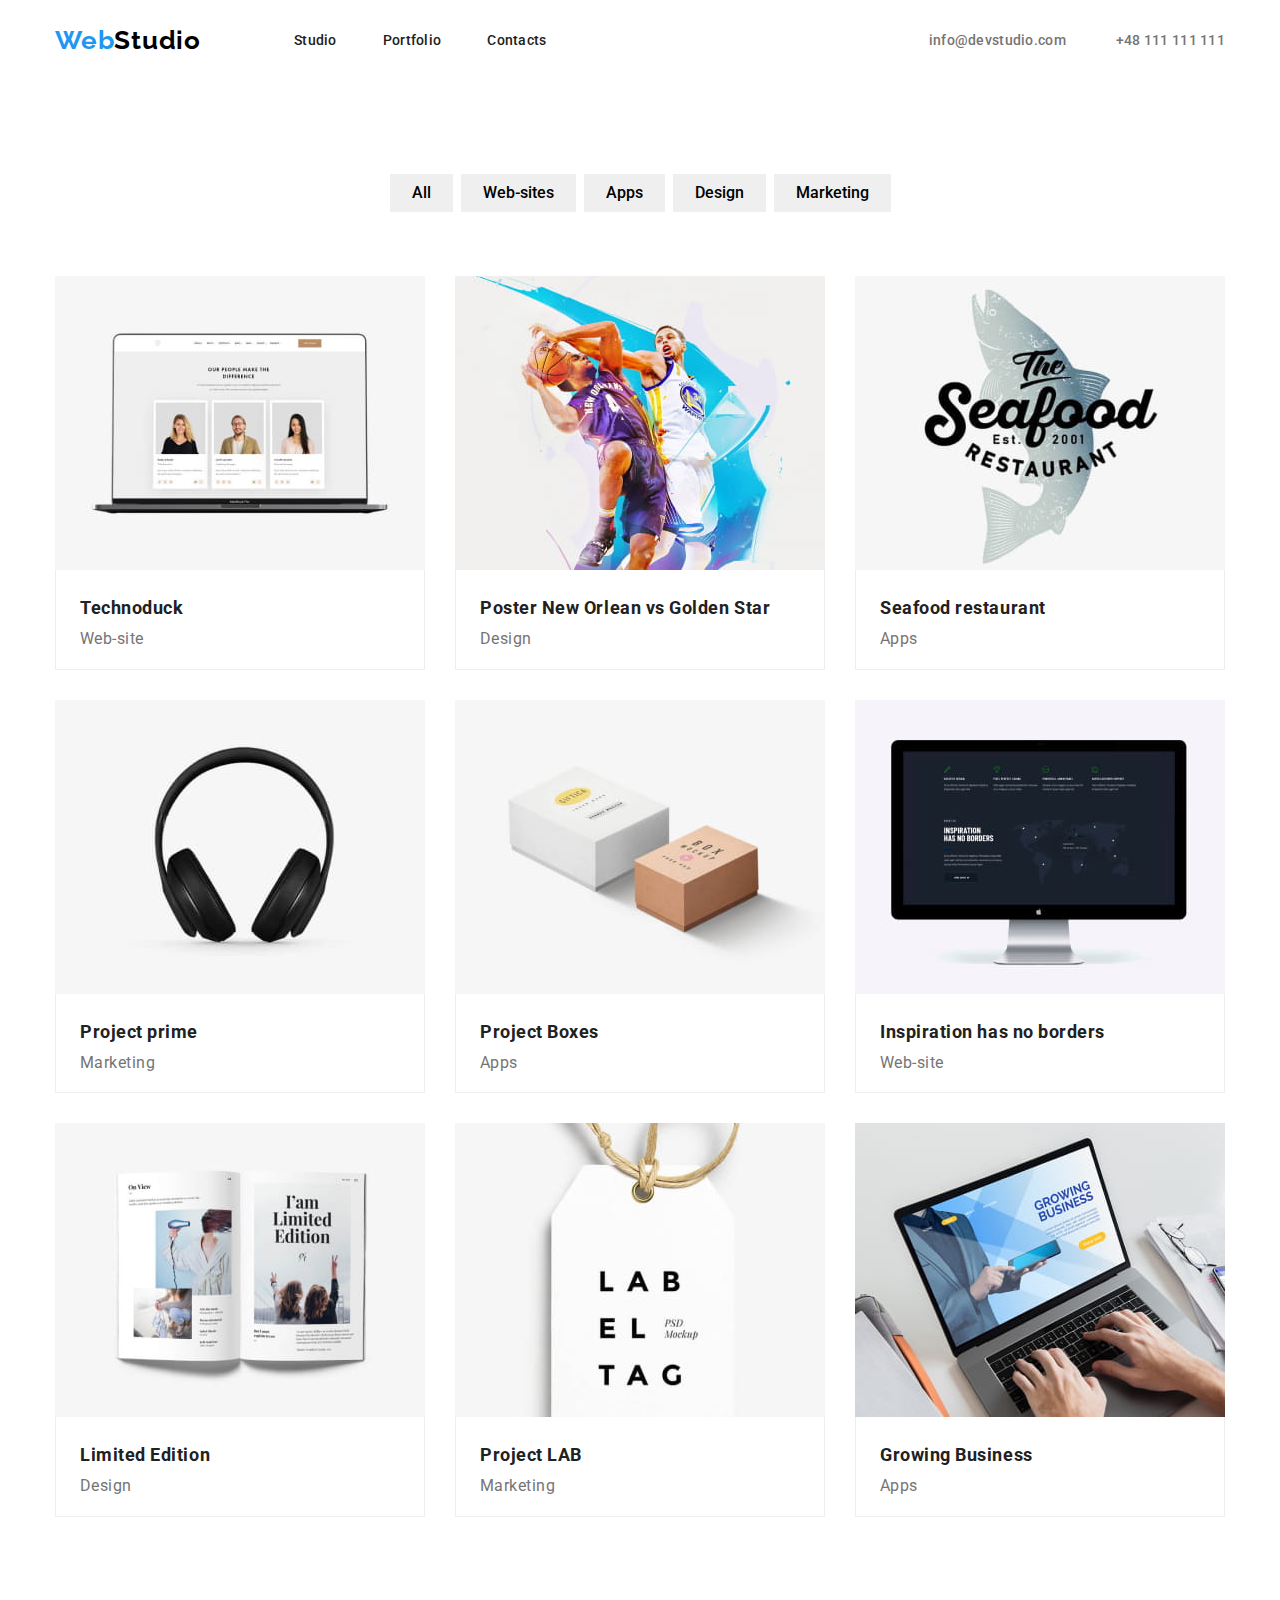
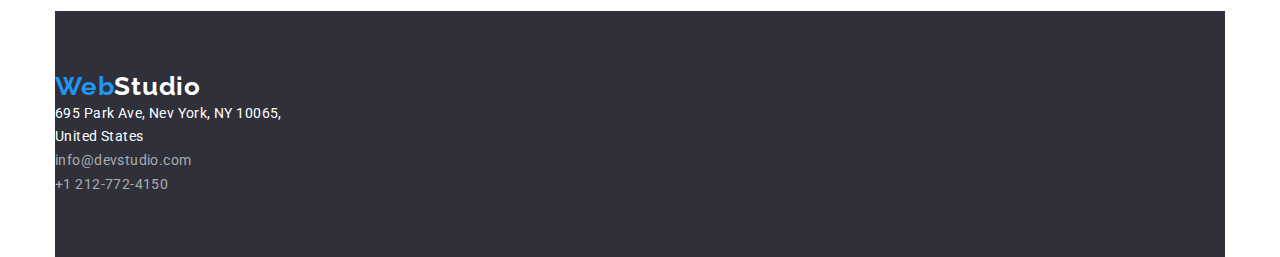
<file: portfolio.html>
<!DOCTYPE html>
<html lang="en">
<head>
    <meta charset="UTF-8">
    <meta http-equiv="X-UA-Compatible" content="IE=edge">
    <meta name="viewport" content="width=device-width, initial-scale=1.0">
    <title>Document</title>
 
    <link rel="stylesheet" href=./modern-normalize.css>
<link rel="stylesheet" href="./css/style.css">
<link rel="preconnect" href="https://fonts.googleapis.com">
<link rel="preconnect" href="https://fonts.gstatic.com" crossorigin>
<link href="https://fonts.googleapis.com/css2?family=Raleway:wght@700&family=Roboto:wght@400;500;700;900&display=swap" rel="stylesheet">
</head>
<body>
  <!-- Page header -->

<div class="container">
 <header class="header-container">
  
    
    <nav>
      <div class="naglowek">
      <a class="link1" href="./index.html" ><span class="Web">Web</span><span class="Studio">Studio</span></a>
  <ul class="naglowek1">
  <li>
    <a class="link2" href="./">Studio</a>
  </li>
  <li>
    <a class="link3" href="./portfolio.html">Portfolio</a>
  </li>
  <li>
    <a class="link3" href="./">Contacts</a>
  </li>
  </ul>
      </div>
  </nav>
  
   
 <div>
    <ul class="naglowek2">
      <li>
  <a class="link6" href="mailto:info@devstudio.com">info@devstudio.com</a>
  </li>
  <li>
  <a class="link6" href="tel:+48 111111111">+48 111 111 111</a>
  </li>
  </ul>
</div>
</header>
</div>

<main>
  <div class="container">
    <section class="section">
    <div class="button11">
    
  <button class="button1" type="button">All</button>
    <button class="button1" type="button">Web-sites</button>
      <button class="button1" type="button">Apps</button>
        <button class="button1" type="button">Design</button>
          <button class="button1" type="button">Marketing</button>
   
</div>


<h1 class="head11">Tekst do schowania</h1>
<h2 class="head22">Tekst do schowania</h2>
<div>
  <ul class="head321">
    <li class="head3211">
  <img class="picture" 
  src="./images/img8 (2).jpg" alt="img.1" width="370" height="294">
  <div class="border">
<h3 class="head32">Technoduck</h3><P class="p3">Web-site</p>
  </div>
   </li>
<li lass="head3211">

  <img class="picture" 
  src="./images/img9 (1).jpg" alt="img.2" width="370" height="294">
  <div class="border">
  <h3 class="head32">Poster New Orlean vs Golden Star </h3><p class="p3">Design</p>
  </div>
  </li>
<li class="head3211">
 
  <img class="picture" 
  src="./images/img10 (1).jpg" alt="img.3" width="370" height="294">
  <div class="border">
  <h3 class="head32">Seafood restaurant</h3><p class="p3">Apps</p>
  </div>
  </li>

    <li class="head3211">
      <img class="picture" 
      src="./images/img11 (1).jpg" alt="img.1" width="370" height="294">
      <div class="border">
  <h3 class="head32">Project prime</h3><P class="p3">Marketing</p>
      </div>
  </li>

<li class="head3211">

  <img class="picture" 
  src="./images/img12 (1).jpg" alt="img.2" width="370" height="294">
  <div class="border">
  <h3 class="head32">Project Boxes </h3><p class="p3">Apps</p>
  </div>
  </li>
<li class="head3211">
 
  <img class="picture" 
  src="./images/img13 (1).jpg" alt="img.3" width="370" height="294">
  <div class="border">
  <h3 class="head32">Inspiration has no borders </h3><p class="p3">Web-site</p>
  </div>
  </li>

    <li class="head3211">
  <img class="picture" 
  src="./images/img14 (2).jpg" alt="img.1" width="370" height="294">
  <div class="border">
<h3 class="head32">Limited Edition</h3><p class="p3">Design</p>
  </div>
   </li>

<li class="head3211">

  <img class="picture" 
  src="./images/img15 (1).jpg" alt="img.2" width="370" height="294">
  <div class="border">
  <h3 class="head32">Project LAB</h3><p class="p3">Marketing</p>
  </div>
  </li>
<li class="head3211">
 
  <img class="picture" 
  src="./images/img16 (1).jpg" alt="img.3" width="370" height="294">
  <div class="border">
  <h3 class="head32">Growing Business </h3><p class="p3">Apps</p>
  </div>
  </li>
</ul>
</div>
 </section>
</div>
  </main>

  <!-- Page footer -->
<div class="container">
  <footer>
   <div class="footer1">
    <a class="link9" href="#" ><span class="Web">Web</span><span class="Studio1">Studio</span></a>
 <address class="address">  
<p>695 Park Ave, Nev York, NY 10065,<br>
United States</p>
<ul>
  <li>
<a class="link10" href="mailto:info@devstudio.com">info@devstudio.com</a>
</li>
<li>
<a class="link10" href="tel:+12127724150">+1 212-772-4150</a>
</li>
</ul>
</address>
</div>
  </footer>
</div>
</body>
</html>
</file>
<file: css/style.css>
:root{
    --brand-color:#212121;
    --brand-color-czcionka1:#757575;
    --brand-color-czcionka2:#2196F3;
    --brand-color-czcionka3:#FFFFFF;
    --brand-color-czcionka4:#000000; 
    --brand-color-background:#2F303A;
    --brand-color-background2:#F5F4FA;
    --brand-color-background3:#ECECEC;
    --brand-color-background4: #2196F3;
}
body{
    font-family: 'Roboto', sans-serif;
    color: var(--brand-color);
 }

 *, *::after, *::before { margin: 0; padding: 0; }

.container{
   
    width:100%;
max-width: 1200px;
margin: 0 auto;
padding: 0 15px;
}

.section{
    padding:94px 0;
}

.naglowek{
 display: flex;
    align-items: center;
    margin-right: 371px;

}

.header-container{
 
  background-color: var(--brand-color-czcionka3);
     display: flex;
    align-items: center;
    justify-content: space-between;
   margin: 0 auto;
height: 80px;

}
.header-container2{
  background-color: var(--brand-color-czcionka3);
     display: flex;
    align-items: center;
    justify-content: space-between;
margin: 0 auto;
height: 80px;
border-width: 1px;
border-bottom-style: solid;
border-color: var(--brand-color-background3);
}



.naglowek1{
    display: flex;
  justify-content: space-between;
  gap:46px;
  
  
}

.naglowek2{
    display: flex;
   justify-content: space-between;
   gap:50px;
}



.button2{
        font-size: 16px;
        font-weight: 700;
         line-height: 1.875; 
            border: 0px;
    font-family: inherit;
    cursor: pointer;
    color:var(--brand-color-czcionka3);
    background-color: var(--brand-color-czcionka2);
    height: 50px;
    width: 200px;
    justify-content: center;

  
 
      }
.button11{
    display: flex;
    justify-content: center;
    flex-grow: 1;
gap:8px;
    
}

     .button1{
    
        font-size: 16px;
        font-weight: 500;
         line-height: 1.625;  
            border: 0px;
            padding: 6px 22px 6px 22px;
    font-family: inherit;  
    cursor: pointer;
    justify-content: center;
              }
             

.solutions {
    color:white;
    background-color: var(--brand-color-background);
    display:flex;
    flex-direction: column;
    justify-content: center;
    padding-top: 200px;
    padding-bottom: 200px;
    
}

footer{
    background-color:var(--brand-color-background);
    color: var(--brand-color-czcionka3);
}
.Web{
    color:var(--brand-color-czcionka2);
}
.Studio{
    color:var(--brand-color-czcionka4);
}
    .Studio1{
        color:var(--brand-color-czcionka3)
    }



.link1{
    font-family: "Raleway";
    font-weight: 700;
    font-size: 26px;
    line-height: 1.19;
    Line height: 100%;
    letter-spacing: 0.03em;
     margin-right: 93px ;
}

.link3{
    color:var(--brand-color);
    font-size: 14px;
    font-weight: 500;
    line-height: 1;
    letter-spacing: 0.02em;
 
}
.link2{
    color:var(--brand-color);
        font-size: 14px;
        font-weight: 500;
        line-height: 1;
        letter-spacing: 0.02em;
      
    }
.link6{
    color:var(--brand-color-czcionka1);
        font-size: 14px;
        font-weight: 500;
        line-height: 1;
        letter-spacing: 0.02em;
}
.link8{
    color: var(--brand-color-czcionka3);
        font-size: 14px;
        font-weight: 500;
        line-height: 1;
        letter-spacing: 0.03em
        
}
.link9{
    color: var(--brand-color-czcionka2);
    font-family: "Raleway";
        font-size: 26px;
        font-weight: 700;
        line-height: 1.19;
        letter-spacing: 0.03em;
}

        .link10{
    color: rgba(255, 255, 255, 0.6);;
        font-size: 14px;
        font-weight: 400;
        line-height: 1.71;
        letter-spacing: 0.03em;
        font-style:normal

        }

.address{
        font-size: 14px;
        font-weight: 400;
        line-height: 1.71;
        letter-spacing: 0.03em;
        font-style: normal;
        color:var(--brand-color-czcionka3)
}
.head3{
        font-size: 14px;
        line-height: 1.14;
        letter-spacing: 0.03em;
        padding-bottom: 10px;
}
.head31{
        font-size: 16px;
        line-height: 1.19;
        letter-spacing: 0.03em;
        text-align: center;
         margin-top: 30px;
         margin-bottom: 10px;
        
}
.head32{
        font-size: 18px;
        line-height: 2;
        letter-spacing: 0.03em;
        padding: 20px 24px 4px 24px;
}
.p3{
    color:var(--brand-color-czcionka1);
        font-size: 16px;
        font-weight: 400;
        line-height: 1,87; 
        letter-spacing: 0.03em;
         margin: 0px 24px 20px 24px;
}
        .head21,
        .head23{
        font-size: 36px;
        line-height: 1.17;
        letter-spacing: 0.03em;
        }

       .head23{
            padding-bottom: 50px;
        }
            .head2{
        font-size: 36px;
        line-height: 1.17;
        letter-spacing: 0.03em;
        }

.p1{
        font-size: 14px;
        font-weight: 500;
        line-height: 1.71;
        letter-spacing: 0.03em;
        color: var(--brand-color-czcionka1);
}
.p2{
    color:var(--brand-color-czcionka1);
        font-size: 16px;
        font-weight: 500;
        line-height: 1.19; 
        letter-spacing: 0.03em;
        text-align: center;
        margin-bottom: 30px;
}


.solutions1{
        font-size: 44px;
        font-weight: 900;
         line-height: 1.36;   
         padding-bottom: 30px;
   

}
.solutions2{
    text-align: center;
}

.head221{
     display: flex;
flex-direction: row;
list-style: none;
flex-grow: 1;
gap:calc((100% - 3 * 30%) / 4);
}
    
  .head211{
     display: flex;
flex-direction: row;
list-style: none;
flex-grow: 1;
gap:30px;
}  

 .head231{
     display: flex;
flex-direction: row;
list-style: none;
flex-grow: 1;
gap: 30px;
align-items: center;
}  

.head2311{
    background-color: var(--brand-color-background2);
   

}

.head321{
     display: flex;
     list-style: none;
flex-wrap: wrap;
justify-content: center;
flex-grow: 1;
gap:30px;
}

.head3211{
    flex-basis:calc((100% - 60px) / 3);

}

.picture{
    display: block; 
}

.footer1{
    padding-top: 60px;
    padding-bottom: 60px;
}

.link1:hover,
.link2:hover,
.link3:hover,
.link6:hover,
.link8:hover,
.link9:hover,
.link10:hover


{
  color:var(--brand-color-czcionka2);
 
}
.link1:focus,
.link2:focus,
.link3:focus,
.link6:focus,
.link8:focus,
.link9:focus,
.link10:focus
{

    color:var(--brand-color3);
}
.button2:hover,
.button2:focus{
color:var(--brand-color);
}

.button1:hover,
.button1:focus{
    color:var(--brand-color-czcionka3);
    background-color: var(--brand-color-background4);
}


.link1,
.link2,
.link3,
.link6,
.link8,
.link9,
.link10{
 text-decoration: none;
}



ul{
    list-style-type: none;
}

.head22,
.head11{
visibility: hidden;
}
.border{
    border: 1px solid #EEEEEE; border-top: none;
    }

.team{
    box-shadow: 0px 1px 3px rgba(0, 0, 0, 0.12), 0px 1px 1px rgba(0, 0, 0, 0.14), 0px 2px 1px rgba(0, 0, 0, 0.2);
border-radius: 0px 0px 4px 4px;

}
</file>
